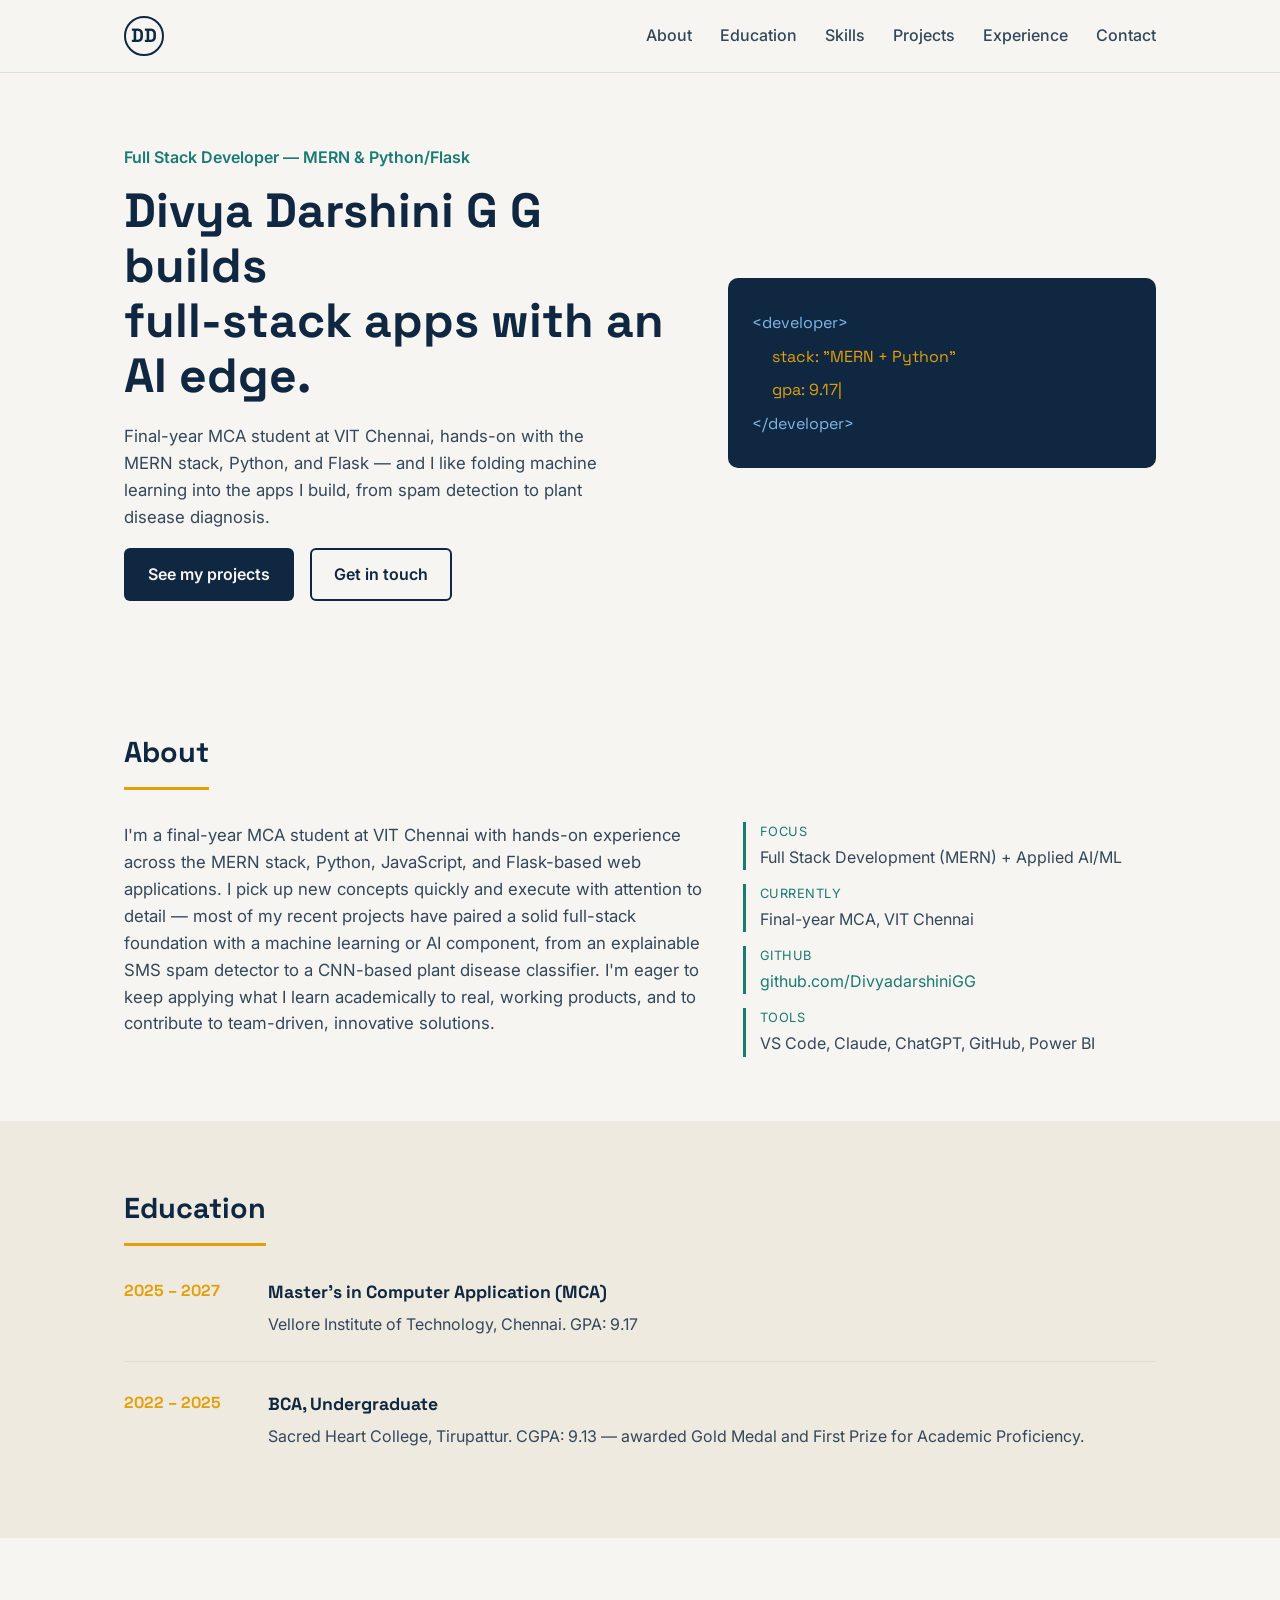
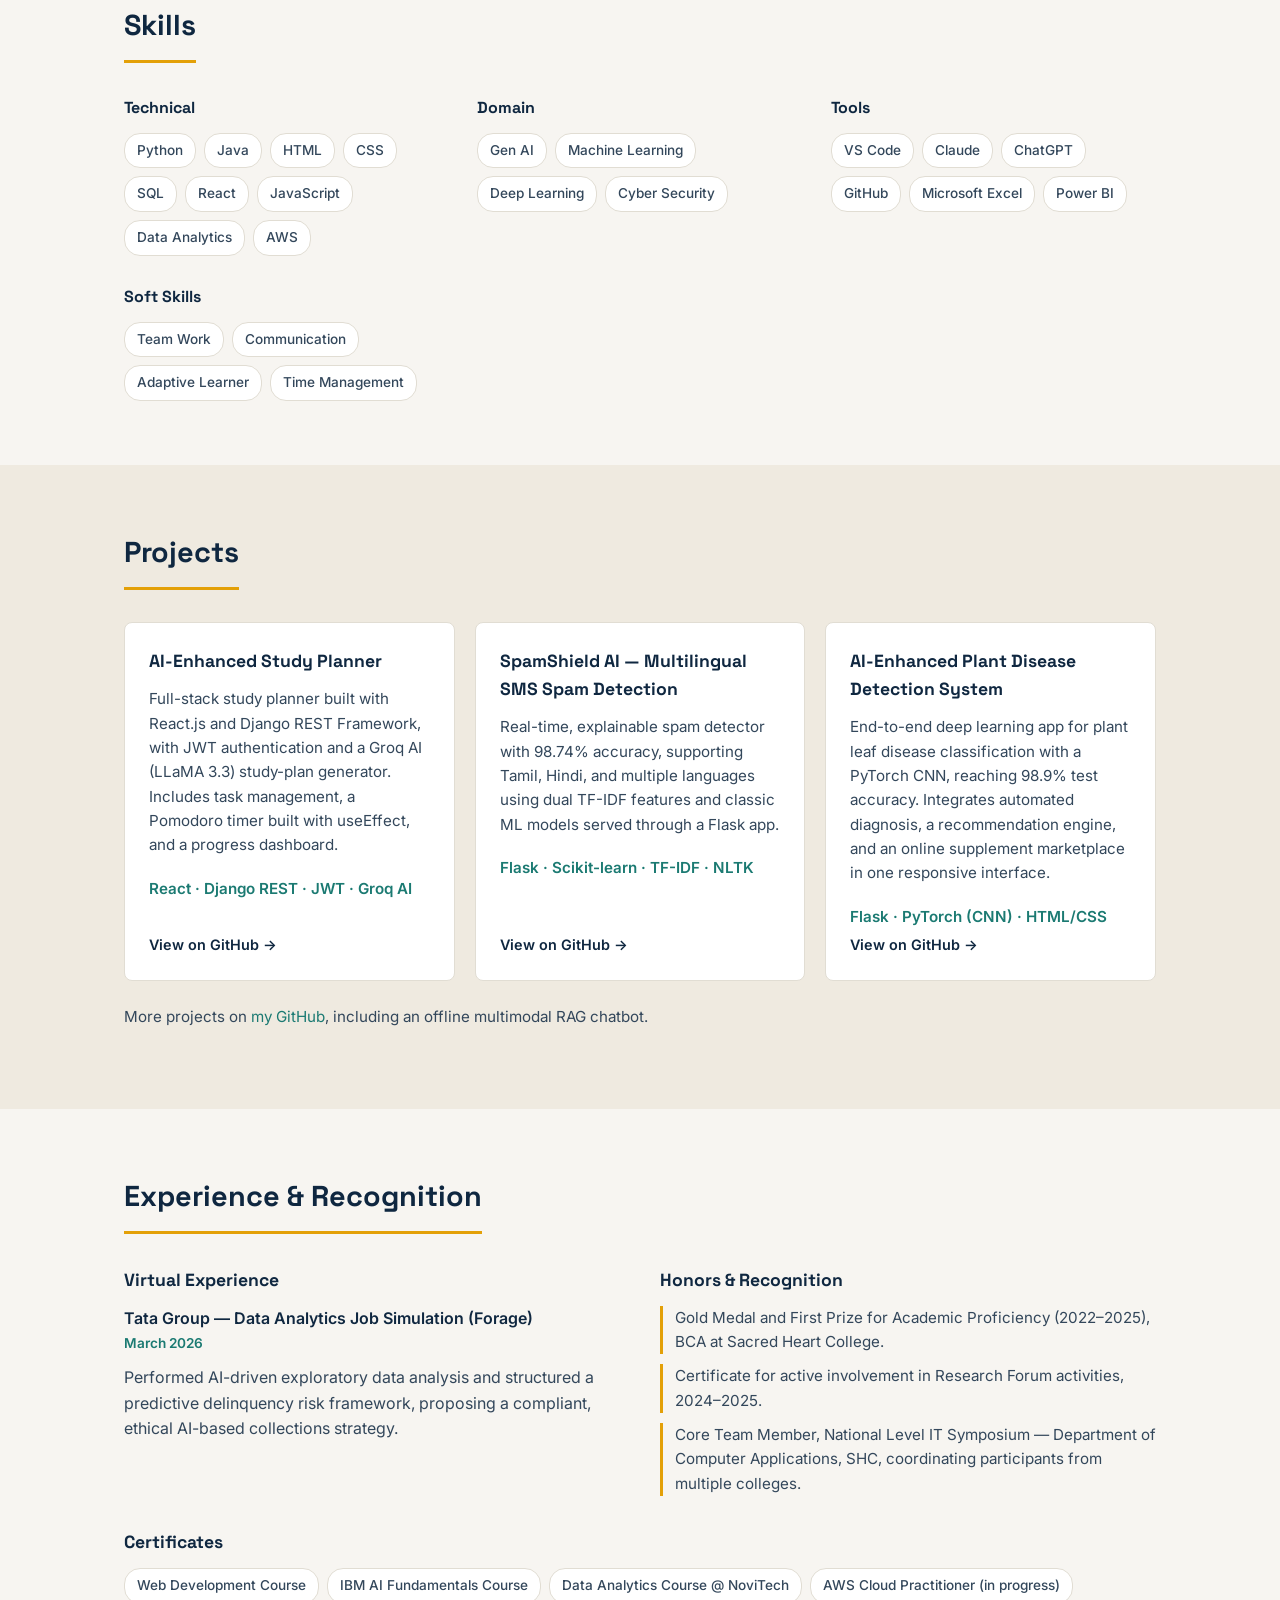
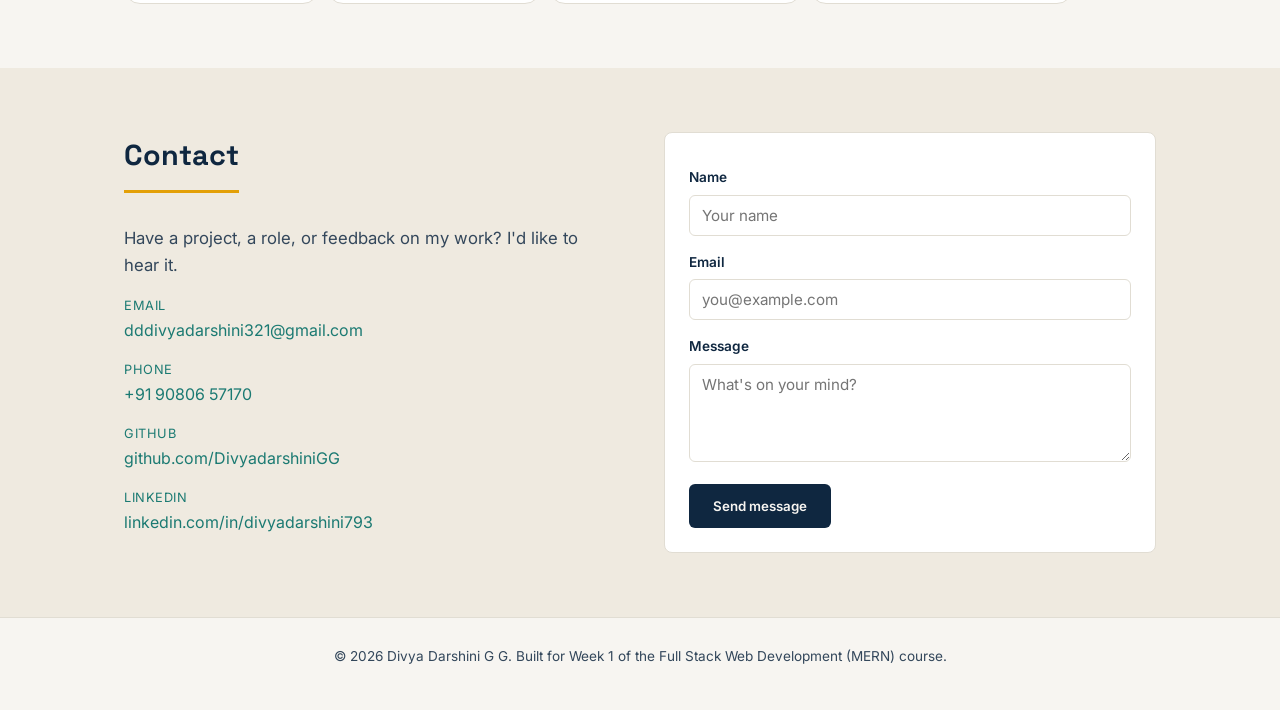
<file: portfolio/index.html>
<!DOCTYPE html>
<html lang="en">
<head>
<meta charset="UTF-8" />
<meta name="viewport" content="width=device-width, initial-scale=1.0" />
<title>Divya Darshini G G — Portfolio</title>
<link rel="preconnect" href="https://fonts.googleapis.com">
<link href="https://fonts.googleapis.com/css2?family=Space+Grotesk:wght@500;700&family=Inter:wght@400;500;600&display=swap" rel="stylesheet">
<link rel="stylesheet" href="style.css">
</head>
<body>

  <header class="site-header">
    <nav class="nav container">
      <a href="#top" class="logo">DD</a>
      <ul class="nav-links">
        <li><a href="#about">About</a></li>
        <li><a href="#education">Education</a></li>
        <li><a href="#skills">Skills</a></li>
        <li><a href="#projects">Projects</a></li>
        <li><a href="#experience">Experience</a></li>
        <li><a href="#contact">Contact</a></li>
      </ul>
    </nav>
  </header>

  <main>
    <section id="top" class="hero">
      <div class="container hero-grid">
        <div>
          <p class="hero-kicker">Full Stack Developer — MERN &amp; Python/Flask</p>
          <h1>Divya Darshini G G builds<br>full-stack apps with an AI edge.</h1>
          <p class="hero-sub">Final-year MCA student at VIT Chennai, hands-on with the MERN stack, Python, and Flask —
            and I like folding machine learning into the apps I build, from spam detection to plant disease diagnosis.</p>
          <div class="hero-actions">
            <a href="#projects" class="btn btn-primary">See my projects</a>
            <a href="#contact" class="btn btn-ghost">Get in touch</a>
          </div>
        </div>
        <div class="hero-panel" aria-hidden="true">
          <div class="code-line"><span class="tag">&lt;developer&gt;</span></div>
          <div class="code-line indent">stack: "MERN + Python"</div>
          <div class="code-line indent">gpa: 9.17<span class="cursor">|</span></div>
          <div class="code-line"><span class="tag">&lt;/developer&gt;</span></div>
        </div>
      </div>
    </section>

    <section id="about" class="section">
      <div class="container">
        <h2 class="section-title">About</h2>
        <div class="about-grid">
          <p class="about-text">
            I'm a final-year MCA student at VIT Chennai with hands-on experience across the MERN stack, Python,
            JavaScript, and Flask-based web applications. I pick up new concepts quickly and execute with attention
            to detail — most of my recent projects have paired a solid full-stack foundation with a machine learning
            or AI component, from an explainable SMS spam detector to a CNN-based plant disease classifier. I'm
            eager to keep applying what I learn academically to real, working products, and to contribute to
            team-driven, innovative solutions.
          </p>
          <ul class="about-facts">
            <li><span class="fact-label">Focus</span>Full Stack Development (MERN) + Applied AI/ML</li>
            <li><span class="fact-label">Currently</span>Final-year MCA, VIT Chennai</li>
            <li><span class="fact-label">GitHub</span><a href="https://github.com/DivyadarshiniGG" target="_blank" rel="noopener">github.com/DivyadarshiniGG</a></li>
            <li><span class="fact-label">Tools</span>VS Code, Claude, ChatGPT, GitHub, Power BI</li>
          </ul>
        </div>
      </div>
    </section>

    <section id="education" class="section section-alt">
      <div class="container">
        <h2 class="section-title">Education</h2>
        <div class="timeline">
          <div class="timeline-item">
            <div class="timeline-year">2025 – 2027</div>
            <div class="timeline-body">
              <h3>Master's in Computer Application (MCA)</h3>
              <p>Vellore Institute of Technology, Chennai. GPA: 9.17</p>
            </div>
          </div>
          <div class="timeline-item">
            <div class="timeline-year">2022 – 2025</div>
            <div class="timeline-body">
              <h3>BCA, Undergraduate</h3>
              <p>Sacred Heart College, Tirupattur. CGPA: 9.13 — awarded Gold Medal and First Prize for Academic Proficiency.</p>
            </div>
          </div>
        </div>
      </div>
    </section>

    <section id="skills" class="section">
      <div class="container">
        <h2 class="section-title">Skills</h2>
        <div class="skills-grid">
          <div class="skill-group">
            <h3>Technical</h3>
            <div class="chip-row">
              <span class="chip">Python</span><span class="chip">Java</span><span class="chip">HTML</span>
              <span class="chip">CSS</span><span class="chip">SQL</span><span class="chip">React</span>
              <span class="chip">JavaScript</span><span class="chip">Data Analytics</span><span class="chip">AWS</span>
            </div>
          </div>
          <div class="skill-group">
            <h3>Domain</h3>
            <div class="chip-row">
              <span class="chip">Gen AI</span><span class="chip">Machine Learning</span>
              <span class="chip">Deep Learning</span><span class="chip">Cyber Security</span>
            </div>
          </div>
          <div class="skill-group">
            <h3>Tools</h3>
            <div class="chip-row">
              <span class="chip">VS Code</span><span class="chip">Claude</span><span class="chip">ChatGPT</span>
              <span class="chip">GitHub</span><span class="chip">Microsoft Excel</span><span class="chip">Power BI</span>
            </div>
          </div>
          <div class="skill-group">
            <h3>Soft Skills</h3>
            <div class="chip-row">
              <span class="chip">Team Work</span><span class="chip">Communication</span>
              <span class="chip">Adaptive Learner</span><span class="chip">Time Management</span>
            </div>
          </div>
        </div>
      </div>
    </section>

    <section id="projects" class="section section-alt">
      <div class="container">
        <h2 class="section-title">Projects</h2>
        <div class="project-grid">
          <article class="project-card">
            <h3>AI-Enhanced Study Planner</h3>
            <p>Full-stack study planner built with React.js and Django REST Framework, with JWT authentication
              and a Groq AI (LLaMA 3.3) study-plan generator. Includes task management, a Pomodoro timer built with
              useEffect, and a progress dashboard.</p>
            <p class="project-stack">React · Django REST · JWT · Groq AI</p>
            <a class="project-link" href="https://github.com/DivyadarshiniGG/ai-study-planner" target="_blank" rel="noopener">View on GitHub →</a>
          </article>
          <article class="project-card">
            <h3>SpamShield AI — Multilingual SMS Spam Detection</h3>
            <p>Real-time, explainable spam detector with 98.74% accuracy, supporting Tamil, Hindi, and multiple
              languages using dual TF-IDF features and classic ML models served through a Flask app.</p>
            <p class="project-stack">Flask · Scikit-learn · TF-IDF · NLTK</p>
            <a class="project-link" href="https://github.com/DivyadarshiniGG/sms_spam_detector" target="_blank" rel="noopener">View on GitHub →</a>
          </article>
          <article class="project-card">
            <h3>AI-Enhanced Plant Disease Detection System</h3>
            <p>End-to-end deep learning app for plant leaf disease classification with a PyTorch CNN, reaching 98.9%
              test accuracy. Integrates automated diagnosis, a recommendation engine, and an online supplement
              marketplace in one responsive interface.</p>
            <p class="project-stack">Flask · PyTorch (CNN) · HTML/CSS</p>
            <a class="project-link" href="https://github.com/DivyadarshiniGG/plant_disease_detection" target="_blank" rel="noopener">View on GitHub →</a>
          </article>
        </div>
        <p class="more-projects">More projects on <a href="https://github.com/DivyadarshiniGG?tab=repositories" target="_blank" rel="noopener">my GitHub</a>, including an offline multimodal RAG chatbot.</p>
      </div>
    </section>

    <section id="experience" class="section">
      <div class="container">
        <h2 class="section-title">Experience &amp; Recognition</h2>
        <div class="exp-grid">
          <div class="exp-block">
            <h3>Virtual Experience</h3>
            <p class="exp-title">Tata Group — Data Analytics Job Simulation (Forage)</p>
            <p class="exp-date">March 2026</p>
            <p>Performed AI-driven exploratory data analysis and structured a predictive delinquency risk
              framework, proposing a compliant, ethical AI-based collections strategy.</p>
          </div>
          <div class="exp-block">
            <h3>Honors &amp; Recognition</h3>
            <ul class="honors-list">
              <li>Gold Medal and First Prize for Academic Proficiency (2022–2025), BCA at Sacred Heart College.</li>
              <li>Certificate for active involvement in Research Forum activities, 2024–2025.</li>
              <li>Core Team Member, National Level IT Symposium — Department of Computer Applications, SHC, coordinating participants from multiple colleges.</li>
            </ul>
          </div>
        </div>
        <div class="cert-row">
          <h3>Certificates</h3>
          <div class="chip-row">
            <span class="chip">Web Development Course</span>
            <span class="chip">IBM AI Fundamentals Course</span>
            <span class="chip">Data Analytics Course @ NoviTech</span>
            <span class="chip">AWS Cloud Practitioner (in progress)</span>
          </div>
        </div>
      </div>
    </section>

    <section id="contact" class="section section-alt">
      <div class="container contact-grid">
        <div>
          <h2 class="section-title">Contact</h2>
          <p class="contact-lead">Have a project, a role, or feedback on my work? I'd like to hear it.</p>
          <ul class="contact-list">
            <li><span class="fact-label">Email</span><a href="mailto:dddivyadarshini321@gmail.com">dddivyadarshini321@gmail.com</a></li>
            <li><span class="fact-label">Phone</span><a href="tel:+919080657170">+91 90806 57170</a></li>
            <li><span class="fact-label">GitHub</span><a href="https://github.com/DivyadarshiniGG" target="_blank" rel="noopener">github.com/DivyadarshiniGG</a></li>
            <li><span class="fact-label">LinkedIn</span><a href="https://www.linkedin.com/in/divyadarshini793/" target="_blank" rel="noopener">linkedin.com/in/divyadarshini793</a></li>
          </ul>
        </div>
        <form class="contact-form" onsubmit="return false;">
          <label for="name">Name</label>
          <input id="name" name="name" type="text" placeholder="Your name" required>
          <label for="email">Email</label>
          <input id="email" name="email" type="email" placeholder="you@example.com" required>
          <label for="message">Message</label>
          <textarea id="message" name="message" rows="4" placeholder="What's on your mind?" required></textarea>
          <button type="submit" class="btn btn-primary">Send message</button>
        </form>
      </div>
    </section>
  </main>

  <footer class="site-footer">
    <div class="container">
      <p>&copy; 2026 Divya Darshini G G. Built for Week 1 of the Full Stack Web Development (MERN) course.</p>
    </div>
  </footer>

</body>
</html>
</file>
<file: portfolio/style.css>
:root {
  --navy: #0F2740;
  --slate: #33475B;
  --ivory: #F7F5F1;
  --amber: #E3A008;
  --teal: #1B7A72;
  --border: #E1DDD3;
  --max-width: 1080px;
}

* { box-sizing: border-box; }

html { scroll-behavior: smooth; }

body {
  margin: 0;
  font-family: 'Inter', system-ui, sans-serif;
  color: var(--slate);
  background: var(--ivory);
  line-height: 1.6;
}

h1, h2, h3 {
  font-family: 'Space Grotesk', system-ui, sans-serif;
  color: var(--navy);
  margin: 0;
}

p { margin: 0 0 1em; }

a { color: var(--teal); text-decoration: none; }
a:hover { text-decoration: underline; }

.container {
  max-width: var(--max-width);
  margin: 0 auto;
  padding: 0 24px;
}

/* Header */
.site-header {
  position: sticky;
  top: 0;
  background: rgba(247, 245, 241, 0.92);
  backdrop-filter: blur(6px);
  border-bottom: 1px solid var(--border);
  z-index: 10;
}

.nav {
  display: flex;
  align-items: center;
  justify-content: space-between;
  padding: 16px 24px;
}

.logo {
  font-family: 'Space Grotesk', sans-serif;
  font-weight: 700;
  font-size: 1.2rem;
  color: var(--navy);
  border: 2px solid var(--navy);
  width: 40px;
  height: 40px;
  display: flex;
  align-items: center;
  justify-content: center;
  border-radius: 50%;
}
.logo:hover { text-decoration: none; background: var(--navy); color: var(--ivory); }

.nav-links {
  display: flex;
  gap: 28px;
  list-style: none;
  margin: 0;
  padding: 0;
}
.nav-links a { color: var(--slate); font-weight: 500; }
.nav-links a:hover { color: var(--teal); }

/* Hero */
.hero { padding: 72px 0 64px; }

.hero-grid {
  display: grid;
  grid-template-columns: 1.3fr 1fr;
  gap: 48px;
  align-items: center;
}

.hero-kicker {
  color: var(--teal);
  font-weight: 600;
  margin-bottom: 12px;
}

.hero h1 {
  font-size: clamp(2rem, 4vw, 3rem);
  line-height: 1.15;
  margin-bottom: 20px;
}

.hero-sub {
  font-size: 1.05rem;
  max-width: 46ch;
}

.hero-actions {
  display: flex;
  gap: 16px;
  margin-top: 12px;
  flex-wrap: wrap;
}

.btn {
  display: inline-block;
  padding: 12px 22px;
  border-radius: 6px;
  font-weight: 600;
  font-family: 'Inter', sans-serif;
  border: 2px solid transparent;
  cursor: pointer;
}
.btn-primary { background: var(--navy); color: var(--ivory); }
.btn-primary:hover { background: #163a5c; text-decoration: none; }
.btn-ghost { border-color: var(--navy); color: var(--navy); }
.btn-ghost:hover { background: var(--navy); color: var(--ivory); text-decoration: none; }

.hero-panel {
  background: var(--navy);
  border-radius: 10px;
  padding: 28px 24px;
  font-family: 'Space Grotesk', monospace;
  color: #B7C6D9;
}
.code-line { padding: 4px 0; }
.code-line.indent { padding-left: 20px; color: var(--amber); }
.code-line .tag { color: #7FB7E8; }
.cursor { animation: blink 1s step-start infinite; }
@keyframes blink { 50% { opacity: 0; } }

/* Sections */
.section { padding: 64px 0; }
.section-alt { background: #EFEAE0; }

.section-title {
  font-size: 1.8rem;
  margin-bottom: 32px;
  padding-bottom: 12px;
  border-bottom: 3px solid var(--amber);
  display: inline-block;
}

/* About */
.about-grid {
  display: grid;
  grid-template-columns: 1.4fr 1fr;
  gap: 40px;
}
.about-text { font-size: 1.05rem; }
.about-facts {
  list-style: none;
  margin: 0;
  padding: 0;
  display: flex;
  flex-direction: column;
  gap: 14px;
}
.about-facts li { border-left: 3px solid var(--teal); padding-left: 14px; }
.fact-label {
  display: block;
  font-size: 0.8rem;
  text-transform: uppercase;
  letter-spacing: 0.04em;
  color: var(--teal);
  margin-bottom: 2px;
}

/* Timeline */
.timeline {
  display: flex;
  flex-direction: column;
  gap: 28px;
}
.timeline-item {
  display: grid;
  grid-template-columns: 120px 1fr;
  gap: 24px;
  border-bottom: 1px solid var(--border);
  padding-bottom: 24px;
}
.timeline-item:last-child { border-bottom: none; }
.timeline-year {
  font-family: 'Space Grotesk', sans-serif;
  font-weight: 700;
  color: var(--amber);
}
.timeline-body h3 { margin-bottom: 6px; font-size: 1.1rem; }
.timeline-body p { margin: 0; }

/* Projects */
.project-grid {
  display: grid;
  grid-template-columns: repeat(auto-fit, minmax(240px, 1fr));
  gap: 20px;
}
.project-card {
  background: #fff;
  border: 1px solid var(--border);
  border-radius: 8px;
  padding: 24px;
}
.project-card h3 { font-size: 1.1rem; margin-bottom: 8px; }
.project-card p { font-size: 0.95rem; }
.project-stack {
  color: var(--teal);
  font-weight: 600;
  font-size: 0.85rem;
  margin: 0;
}
.project-card-placeholder { border-style: dashed; opacity: 0.8; }
.project-link { color: var(--navy); font-weight: 600; font-size: 0.9rem; margin-top: auto; }
.project-card { display: flex; flex-direction: column; gap: 4px; }
.more-projects { margin-top: 24px; font-size: 0.95rem; }

/* Skills */
.skills-grid {
  display: grid;
  grid-template-columns: repeat(auto-fit, minmax(240px, 1fr));
  gap: 28px;
}
.skill-group h3 { font-size: 1rem; margin-bottom: 12px; }
.chip-row { display: flex; flex-wrap: wrap; gap: 8px; }
.chip {
  background: #fff;
  border: 1px solid var(--border);
  color: var(--slate);
  font-size: 0.85rem;
  font-weight: 500;
  padding: 6px 12px;
  border-radius: 16px;
}

/* Experience */
.exp-grid {
  display: grid;
  grid-template-columns: 1fr 1fr;
  gap: 40px;
  margin-bottom: 32px;
}
.exp-block h3 { font-size: 1.1rem; margin-bottom: 12px; }
.exp-title { font-weight: 600; color: var(--navy); margin-bottom: 2px; }
.exp-date { font-size: 0.85rem; color: var(--teal); font-weight: 600; margin-bottom: 10px; }
.honors-list { list-style: none; margin: 0; padding: 0; display: flex; flex-direction: column; gap: 10px; }
.honors-list li { border-left: 3px solid var(--amber); padding-left: 12px; font-size: 0.95rem; }
.cert-row h3 { font-size: 1.1rem; margin-bottom: 12px; }

/* Contact */
.contact-grid {
  display: grid;
  grid-template-columns: 1fr 1fr;
  gap: 48px;
  align-items: start;
}
.contact-lead { font-size: 1.05rem; }
.contact-list { list-style: none; margin: 0; padding: 0; display: flex; flex-direction: column; gap: 16px; }

.contact-form {
  display: flex;
  flex-direction: column;
  gap: 6px;
  background: #fff;
  border: 1px solid var(--border);
  border-radius: 8px;
  padding: 24px;
}
.contact-form label { font-size: 0.85rem; font-weight: 600; color: var(--navy); margin-top: 10px; }
.contact-form input, .contact-form textarea {
  padding: 10px 12px;
  border: 1px solid var(--border);
  border-radius: 6px;
  font-family: 'Inter', sans-serif;
  font-size: 0.95rem;
}
.contact-form button { margin-top: 16px; align-self: flex-start; }

/* Footer */
.site-footer {
  padding: 28px 0;
  text-align: center;
  font-size: 0.85rem;
  color: var(--slate);
  border-top: 1px solid var(--border);
}

/* Responsive */
@media (max-width: 800px) {
  .hero-grid, .about-grid, .contact-grid { grid-template-columns: 1fr; }
  .nav-links { gap: 16px; font-size: 0.9rem; }
  .timeline-item { grid-template-columns: 1fr; }
}

@media (max-width: 480px) {
  .nav-links { display: none; }
}
</file>
